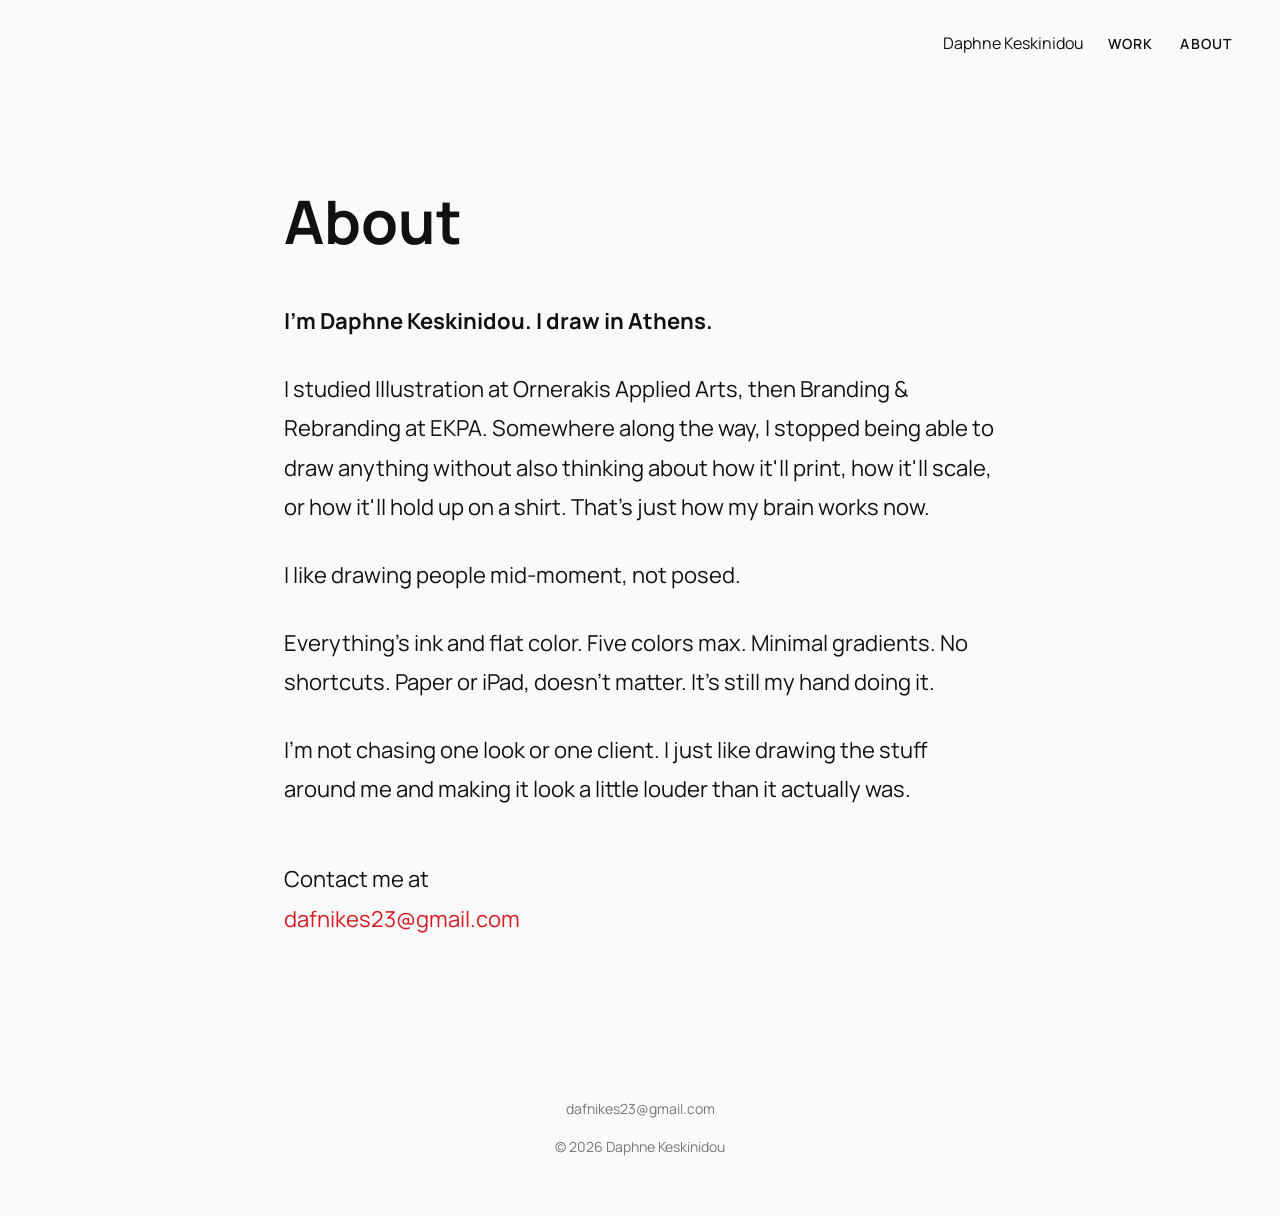
<file: about.html>
<!DOCTYPE html>
<html>
<head>

<meta charset="UTF-8">
<meta name="viewport" content="width=device-width,initial-scale=1">

<title>About</title>

<link rel="preconnect" href="https://fonts.googleapis.com">
<link rel="preconnect" href="https://fonts.gstatic.com" crossorigin>

<link href="https://fonts.googleapis.com/css2?family=Manrope:wght@300;400;600;700;800&display=swap" rel="stylesheet">

<link rel="stylesheet" href="style.css">

</head>

<body>

<header>

<div class="logo">
Daphne Keskinidou
</div>

<nav>

<a href="index.html">WORK</a>
<a href="about.html">ABOUT</a>

</nav>

</header>

<section class="about">

<h2>About</h2>

<p>
<strong>I'm Daphne Keskinidou. I draw in Athens.</strong>
</p>

<p>
I studied Illustration at Ornerakis Applied Arts, then Branding & Rebranding at EKPA. Somewhere along the way, I stopped being able to draw anything without also thinking about how it'll print, how it'll scale, or how it'll hold up on a shirt. That's just how my brain works now.
</p>

<p>
I like drawing people mid-moment, not posed.
</p>

<p>
Everything's ink and flat color. Five colors max. Minimal gradients. No shortcuts. Paper or iPad, doesn't matter. It's still my hand doing it.
</p>

<p>
I'm not chasing one look or one client. I just like drawing the stuff around me and making it look a little louder than it actually was.
</p>

<p class="contact-email">
    Contact me at<br>
    <a href="mailto:dafnikes23@gmail.com">dafnikes23@gmail.com</a>
</p>

</section>

<footer>

dafnikes23@gmail.com

<br><br>

© 2026 Daphne Keskinidou

</footer>

</body>
</html>
</file>
<file: style.css>
*{
    margin:0;
    padding:0;
    box-sizing:border-box;
}

body{
    font-family:"Manrope",sans-serif;
    background:#fafafa;
    color:#111;
}

a{
    text-decoration:none;
    color:#111;
}

header{
    position:fixed;
    top:0;
    left:0;
    width:100%;
    padding:32px 48px;
    display:flex;
    justify-content:flex-end;
    align-items:center;
    background:rgba(250,250,250,.35);
    backdrop-filter:blur(10px);
    z-index:100;
}

nav a{
    margin-left:24px;
    font-size:14px;
    font-weight:600;
    letter-spacing:.08em;
    transition:.2s;
}

nav a:hover{
    opacity:.6;
}

.hero{
    min-height:100vh;
    padding:160px 20px 100px;
    display:flex;
    flex-direction:column;
    justify-content:center;
    align-items:center;
    text-align:center;
}

.logo-image{
    width:600px;
    max-width:90%;
    height:auto;
    display:block;
}

.tagline{
    margin-top:28px;
    font-size:14px;
    font-weight:600;
    letter-spacing:.35em;
    text-transform:uppercase;
    color:#444;
    text-align:center;
}

.gallery{
    columns:3 320px;
    column-gap:22px;
    padding:40px;
}

.gallery img{
    width:100%;
    display:block;
    margin-bottom:22px;
    cursor:pointer;
    transition:.25s;
}

.gallery img:hover{
    transform:translateY(-4px);
}

.about{
    max-width:760px;
    margin:180px auto 100px;
    padding:0 24px;
}

.about h2{
    font-size:60px;
    margin-bottom:40px;
}

.about p{
    font-size:22px;
    line-height:1.8;
    margin-bottom:28px;
}

.contact-email{
    margin-top:50px;
}

.contact-email a{
    color:#d71920 !important;
    text-decoration:none;
    display:inline-block;
    word-break:normal;
    overflow-wrap:normal;
}

.contact-email a:hover{
    opacity:.6;
}

footer{
    text-align:center;
    padding:60px;
    color:#777;
    font-size:14px;
}

.lightbox{
    position:fixed;
    inset:0;
    background:rgba(0,0,0,.94);
    display:none;
    align-items:center;
    justify-content:center;
    z-index:999;
}

.lightbox img{
    max-width:92%;
    max-height:92%;
}

@media(max-width:768px){

    header{
        padding:24px;
    }

    nav a{
        margin-left:18px;
        font-size:13px;
    }

    .hero{
        min-height:80vh;
        padding:140px 24px 70px;
    }

    .logo-image{
        width:90%;
    }

    .tagline{
        font-size:12px;
        letter-spacing:.25em;
    }

    .gallery{
        columns:1;
        padding:24px;
    }

    .about{
        margin-top:140px;
        padding:0 24px;
    }

    .about h2{
        font-size:42px;
    }

    .about p{
        font-size:18px;
        line-height:1.8;
    }

    .contact-email{
        margin-top:45px;
    }

    .contact-email a{
        font-size:18px;
        white-space:nowrap;
        word-break:normal;
    }

}
</file>
